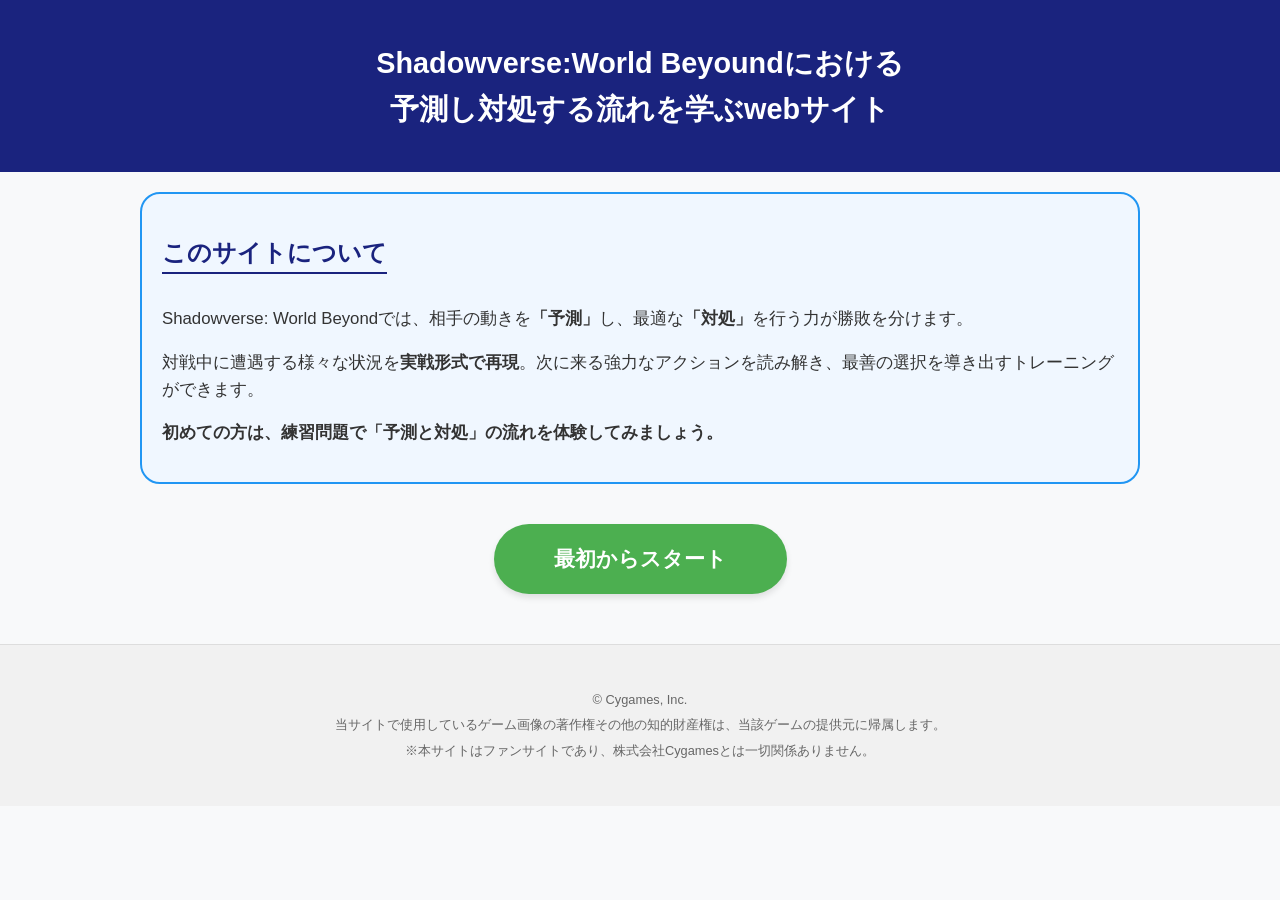
<file: index.html>
<!DOCTYPE html>
<html lang="ja">
<head>
    <meta charset="UTF-8">
    <meta name="viewport" content="width=device-width, initial-scale=1.0">
    <title>予測し対処する流れを学ぶwebサイト</title>
    <link rel="stylesheet" href="styles.css">
</head>

<body>
    <header>
        <h1>Shadowverse:World Beyoundにおける<br>予測し対処する流れを学ぶwebサイト</h1>
    </header>

    <section class="intro-section">
        <h2>このサイトについて</h2>
        <p>Shadowverse: World Beyondでは、相手の動きを<strong>「予測」</strong>し、最適な<strong>「対処」</strong>を行う力が勝敗を分けます。</p>
        <p>対戦中に遭遇する様々な状況を<strong>実戦形式で再現</strong>。次に来る強力なアクションを読み解き、最善の選択を導き出すトレーニングができます。</p>
        <p><strong>初めての方は、練習問題で「予測と対処」の流れを体験してみましょう。</strong></p>
    </section>

    <div class="button-container">
    <a href="tutorial.html" class="next-button secondary">最初からスタート</a>
    
    <div id="resume-area" style="display: none; margin-top: 20px;">
        <p style="color: #666; font-size: 0.9em; margin-bottom: 10px;">前回の続きがあります：</p>
        <a id="resume-button" href="#" class="next-button">続きから再開</a>
    </div>
</div>

    <script>
        // 1. 保存する関数
        function saveProgress(pageName) {
            localStorage.setItem('sv_progress', pageName);
        }

        // 2. ページを開いた時に保存データがあるか確認する
        window.onload = function() {
            const lastPage = localStorage.getItem('sv_progress');
            const resumeArea = document.getElementById('resume-area');
            const resumeButton = document.getElementById('resume-button');

            // データがあり、かつ要素が見つかれば表示する
            if (lastPage && resumeArea && resumeButton) {
                resumeArea.style.display = 'block';
                resumeButton.href = lastPage;
            }
        };
    </script>

    <footer style="text-align: center; padding: 40px 20px; font-size: 0.8em; color: #666; border-top: 1px solid #ddd; margin-top: 50px;">
        <p>© Cygames, Inc.</p>
        <p>当サイトで使用しているゲーム画像の著作権その他の知的財産権は、当該ゲームの提供元に帰属します。</p>
        <p>※本サイトはファンサイトであり、株式会社Cygamesとは一切関係ありません。</p>
    </footer>
</body>
</html>
</file>
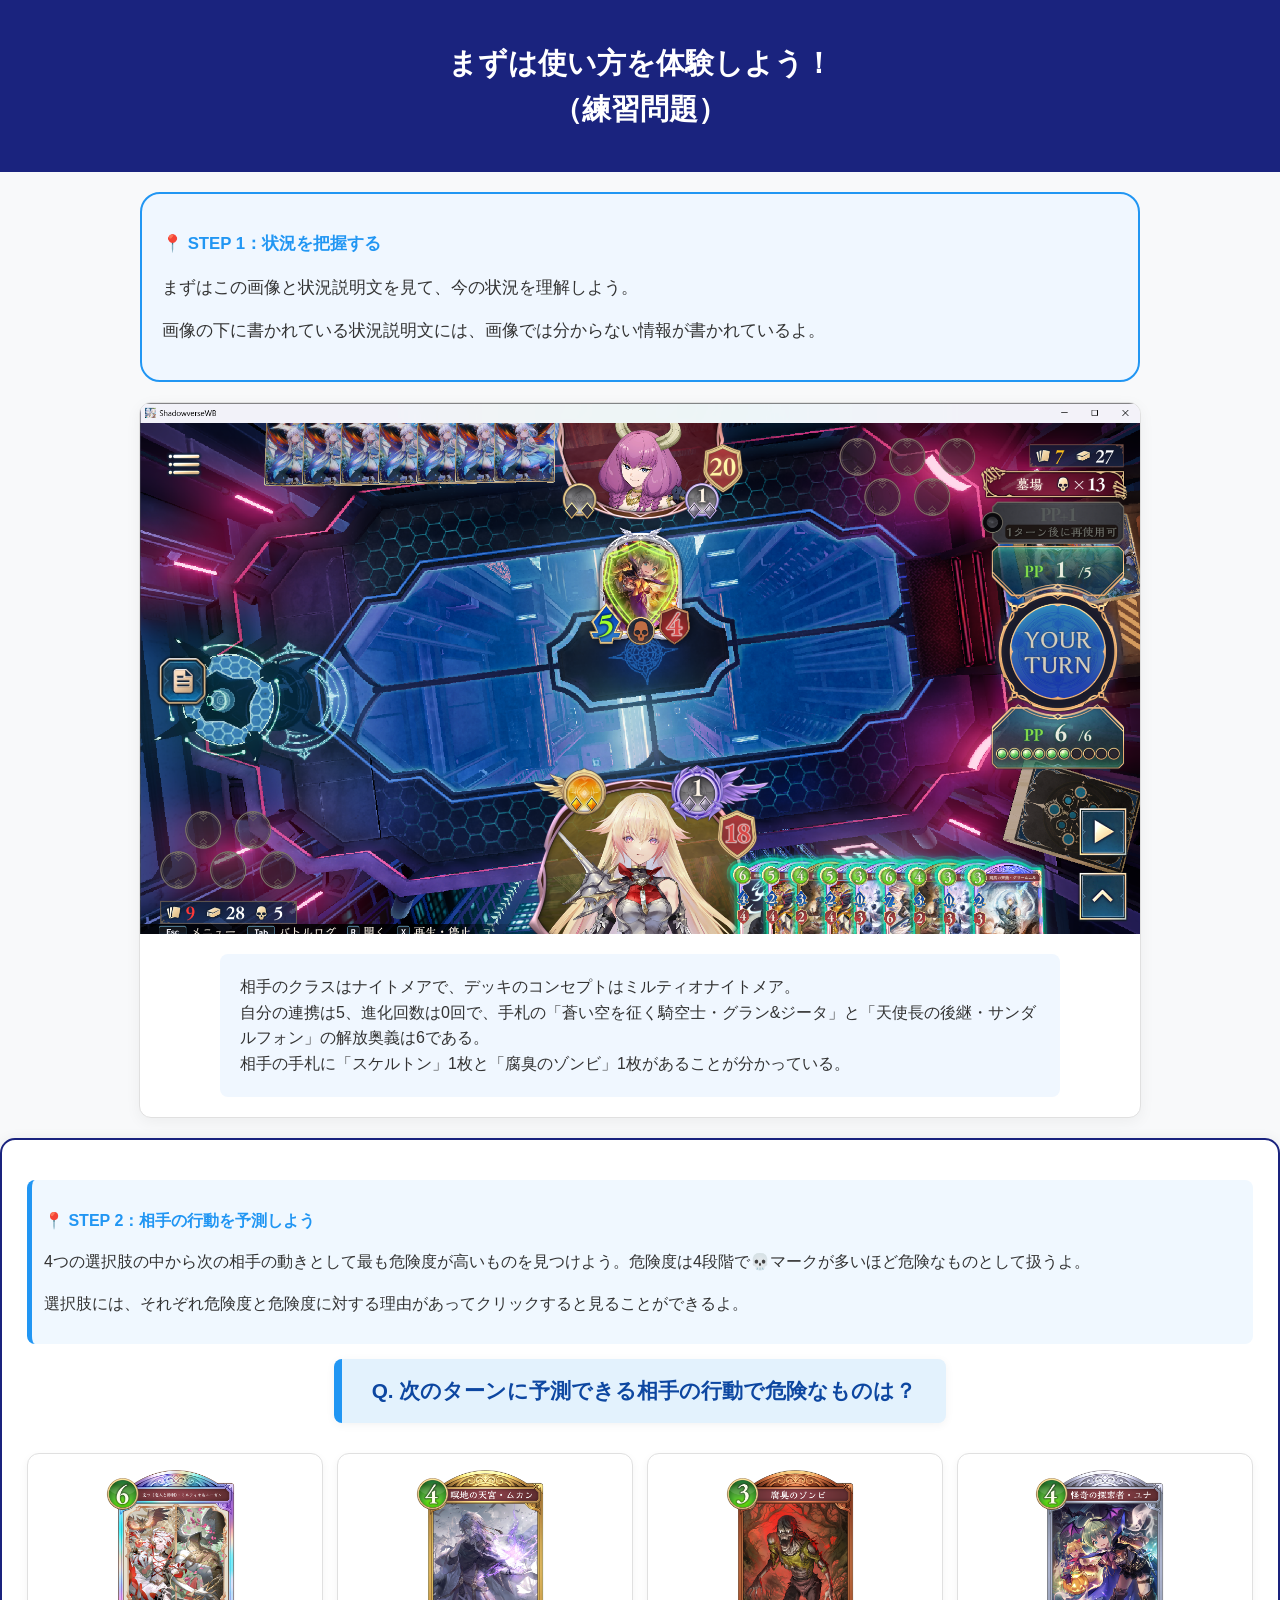
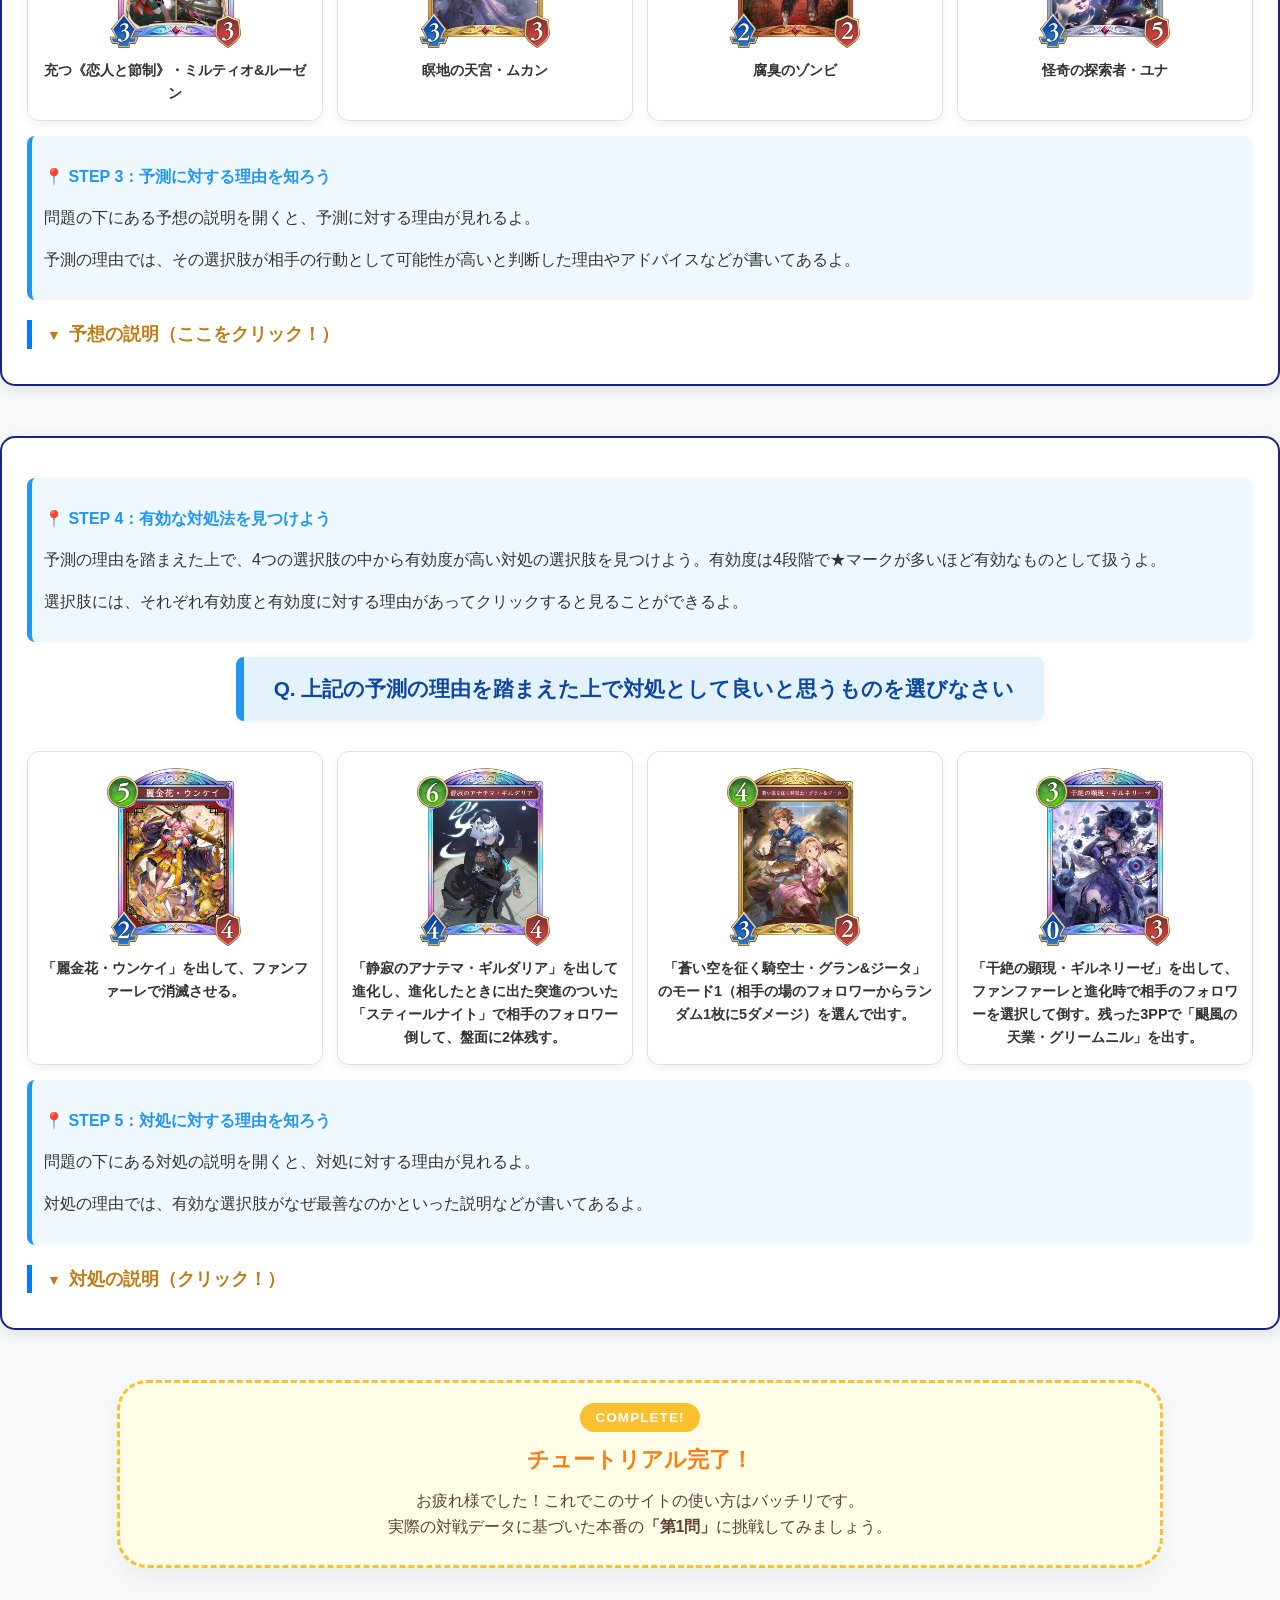
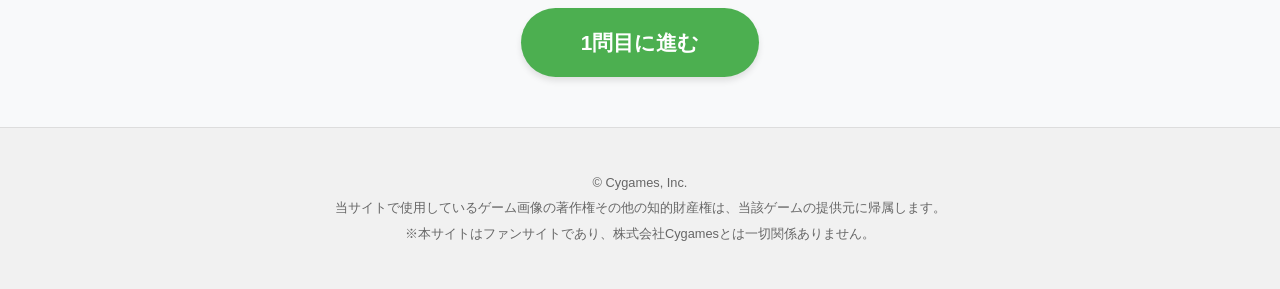
<file: tutorial.html>
<!DOCTYPE html>
<html lang="ja">
<head>
    <meta charset="UTF-8">
    <title>操作ガイド | Shadowverse予測学習</title>
    <link rel="stylesheet" href="styles.css">
</head>
<body>
    <header>
        <h1>まずは使い方を体験しよう！<br>（練習問題）</h1>
    </header>
    <div class="intro-section" style="border: 2px solid #2196f3;">
        <p style="color: #2196f3; font-weight: bold; margin-bottom: 5px;">📍 STEP 1：状況を把握する</p>
        <p>まずはこの画像と状況説明文を見て、今の状況を理解しよう。</p>
        <p> 画像の下に書かれている状況説明文には、画像では分からない情報が書かれているよ。</p>
    </div>

    <figure class="image-box">
        <img src="mondai/N-miruthio.png" alt="チュートリアル画像">
        <figcaption> 相手のクラスはナイトメアで、デッキのコンセプトはミルティオナイトメア。<br>
                     自分の連携は5、進化回数は0回で、手札の「蒼い空を征く騎空士・グラン&ジータ」と「天使長の後継・サンダルフォン」の解放奥義は6である。<br>
                     相手の手札に「スケルトン」1枚と「腐臭のゾンビ」1枚があることが分かっている。
        </figcaption>
    </figure>

    <div class="quiz-group">
        <div class="tutorial-guide">
            <p style="color: #2196f3; font-weight: bold; margin-bottom: 5px;">📍 STEP 2：相手の行動を予測しよう</p>
            <p>4つの選択肢の中から次の相手の動きとして最も危険度が高いものを見つけよう。危険度は4段階で💀マークが多いほど危険なものとして扱うよ。</p>
            <p>選択肢には、それぞれ危険度と危険度に対する理由があってクリックすると見ることができるよ。</p>
        </div>

        <div class="quiz-page">
            <div class="question-box">
                <h2>Q. 次のターンに予測できる相手の行動で危険なものは？</h2>
            </div>
        </div>

        <div class="quiz-container">
            <details class="choice-box" name="q1_tutorial">
                <summary>
                    <img src="cards/miruthio.png" class="choice-img">
                    <span class="choice-text">充つ《恋人と節制》・ミルティオ&ルーゼン</span>
                </summary>
                <div class="evaluation-content">
                    <div class="danger-level" data-level="4">危険度：<span>💀💀💀💀</span></div>
                    <p>このフォロワーが超進化すると、クレスト：（自分のフォロワーのファンファーレやエンハンスは働かないが、自分がフォロワーをプレイしたとき、それは進化する）を持つ。
                       更にこのフォロワーが進化したとき、場の他のフォロワーからランダム6枚を破壊するため、場を展開しても簡単にフォロワーを倒されてしまう。
                    </p>
                </div>
            </details>

            <details class="choice-box" name="q1_tutorial">
                <summary>
                    <img src="cards/mukann.png" class="choice-img">
                    <span class="choice-text">瞑地の天宮・ムカン</span>
                </summary>
                <div class="evaluation-content">
                    <div class="danger-level" data-level="2">危険度：<span>💀💀</span></div>
                    <p>このフォロワーは、ファンファーレのネクロマンス8で進化し、進化したとき「ゴースト」が出る。
                       それは必殺を持つので、「ゴースト」が必殺を持ち、2体盤面が取られる。 
                    </p>
                </div>
            </details>

            <details class="choice-box" name="q1_tutorial">
                <summary>
                    <img src="cards/fusyu-zonbi.png" class="choice-img">
                    <span class="choice-text">腐臭のゾンビ</span>
                </summary>
                <div class="evaluation-content">
                    <div class="danger-level" data-level="1">危険度：<span>💀</span></div>
                    <p>ラストワードでラストワードを失った「腐臭のゾンビ」が出てくるが、盤面は強くなく、相手の動きとしては弱い。
                    </p>
                </div>
            </details>

            <details class="choice-box" name="q1_tutorial">
                <summary>
                    <img src="cards/yuna.png" class="choice-img">
                    <span class="choice-text">怪奇の探索者・ユナ</span>
                </summary>
                <div class="evaluation-content">
                    <div class="danger-level" data-level="3">危険度：<span>💀💀💀</span></div>
                    <p>ラストワードで「ゴースト」と「バット」の2枚が手札に加わるうえに、スタッツが高く、守護も持っている。
                       更に、「充つ《恋人と節制》・ミルティオ&ルーゼン」のクレストが付与された後、どちらも進化し3点疾走と3ドレインとなり、ゲーム後半が不利になる。
                    </p>
                </div>
            </details>
        </div>

       <div class="tutorial-guide">
            <p style="color: #2196f3; font-weight: bold; margin-bottom: 5px;">📍 STEP 3：予測に対する理由を知ろう</p>
            <p>問題の下にある予想の説明を開くと、予測に対する理由が見れるよ。</p>
            <p>予測の理由では、その選択肢が相手の行動として可能性が高いと判断した理由やアドバイスなどが書いてあるよ。</p>
        </div>

        <details class="explanation-box">
            <summary class="simple-heading">予想の説明（ここをクリック！）</summary>
            <div class="explanation-text">
                <p>ミルティオナイトメアは「充つ《恋人と節制》・ミルティオ&ルーゼン」のクレストによる自動進化を活かしたデッキで、手札の疾走フォロワーで打点を作り攻めてくる。</p>
                <p>この状況では相手は後攻6ターン目でそのターンから超進化が使える為、「充つ《恋人と節制》・ミルティオ&ルーゼン」がプレイされる可能性が高い。</p>
                <p>「充つ《恋人と節制》・ミルティオ&ルーゼン」はファンファーレでリアニメイト2と4をし、進化したときに場の他のフォロワーからランダム6枚を破壊するため、リソースを温存して対応していくことが有効である。</p>
            </div>
        </details>
    </div>

    <div class="quiz-group">
        <div class="tutorial-guide">
            <p style="color: #2196f3; font-weight: bold; margin-bottom: 5px;">📍 STEP 4：有効な対処法を見つけよう</p>
            <p>予測の理由を踏まえた上で、4つの選択肢の中から有効度が高い対処の選択肢を見つけよう。有効度は4段階で★マークが多いほど有効なものとして扱うよ。</p>
            <p>選択肢には、それぞれ有効度と有効度に対する理由があってクリックすると見ることができるよ。</p>
        </div>

    <div class="quiz-page">
        <div class="question-box">
            <h2>Q. 上記の予測の理由を踏まえた上で対処として良いと思うものを選びなさい</h2>
        </div>
    </div>

    <div class="quiz-container">
        <details class="choice-box" name="q2_tutorial">
            <summary>
                <img src="cards/unnkei.png" class="choice-img">
                <span class="choice-text">「麗金花・ウンケイ」を出して、ファンファーレで消滅させる。</span>
            </summary>
           <div class="evaluation-content">
                <div class="effective-level" data-level="4">有効度：★★★★</div>
                <p>「充つ《恋人と節制》・ミルティオ&ルーゼン」はファンファーレでリアニメイト2と4をするため、相手の「怪奇の探索者・ユナ」を消滅させることでリアニメイトの対象を弱くさせることができる。
                    また、進化したときの効果で破壊されてしまうが、進化権や手札を無駄にせずに温存できる。
                </p>
            </div>
        </details>

        <details class="choice-box" name="q2_tutorial">
            <summary>
                <img src="cards/girudaria.png" class="choice-img">
                <span class="choice-text">「静寂のアナテマ・ギルダリア」を出して進化し、進化したときに出た突進のついた「スティールナイト」で相手のフォロワー倒して、盤面に2体残す。</span>
            </summary>
            <div class="evaluation-content">
                <div class="effective-level" data-level="2">有効度：★★</div>
                <p> 「静寂のアナテマ・ギルダリア」と「スティールナイト」がダメージを受けずに盤面に残って良い選択のように思えるが、「充つ《恋人と節制》・ミルティオ&ルーゼン」の進化したときの効果で簡単に破壊されてしまう。
                    「静寂のアナテマ・ギルダリア」は連携20を超えるとファンファーレで超進化するため、いざという時まで取っておきたいカードである。
                    基本的に進化して使うカードである為、進化権も使ってしまい、この場面で使うのは得策ではない。
                </p>
            </div>
        </details>

        <details class="choice-box" name="q2_tutorial">
            <summary>
                <img src="cards/guran&zi-ta.png" class="choice-img">
                <span class="choice-text">「蒼い空を征く騎空士・グラン&ジータ」のモード1（相手の場のフォロワーからランダム1枚に5ダメージ）を選んで出す。</span>
            </summary>
            <div class="evaluation-content">
                <div class="effective-level" data-level="3">有効度：★★★</div>
                <p>「蒼い空を征く騎空士・グラン&ジータ」のファンファーレで進化権を使わずにフォロワーを破壊することができる。
                    手札も1枚しか使わず、リソースを温存できている。
                </p>
            </div>
        </details>

        <details class="choice-box" name="q2_tutorial">
            <summary>
                <img src="cards/girune.png" class="choice-img">
                <span class="choice-text">「干絶の顕現・ギルネリーゼ」を出して、ファンファーレと進化時で相手のフォロワーを選択して倒す。残った3PPで「颶風の天業・グリームニル」を出す。</span>
            </summary>
            <div class="evaluation-content">
                <div class="effective-level" data-level="1">有効度：★</div>
                <p>このプレイでは、盤面を作り相手のフォロワーも取れた上に「颶風の天業・グリームニル」のクレストも付与でき,この選択肢が1番良いように思えるが実際は違う。
                   「干絶の顕現・ギルネリーゼ」はドレインを持っており、この対面では自動進化した疾走で削られたリーダーの体力を回復するために使いたい。
                   また、手札2枚を使って作った盤面も「充つ《恋人と節制》・ミルティオ&ルーゼン」の進化したときの効果で簡単に破壊されてしまう。
                </p>
            </div>
        </details>
    </div>

    <div class="tutorial-guide">
            <p style="color: #2196f3; font-weight: bold; margin-bottom: 5px;">📍 STEP 5：対処に対する理由を知ろう</p>
            <p>問題の下にある対処の説明を開くと、対処に対する理由が見れるよ。</p>
            <p>対処の理由では、有効な選択肢がなぜ最善なのかといった説明などが書いてあるよ。</p>
        </div>
    
    <details class="explanation-box">
        <summary class="simple-heading">対処の説明（クリック！）</summary>
        <div class="explanation-text">
            <P>「充つ《恋人と節制》・ミルティオ&ルーゼン」はファンファーレのリアニメイトで墓場から2体場に出してくるため、ラストワードで手札を増やす「怪奇の探索者・ユナ」を消滅させることは、相手のリソースとリアニメイトの対象を減らせて有利になる。</P>
            <p>また、進化したときに、場の他のフォロワーからランダム6枚を破壊するため、無駄な盤面展開はせず、返しに強い盤面を作ることが大切である。</p>
            <p>「干絶の顕現・ギルネリーゼ」は回復で、「静寂のアナテマ・ギルダリア」はその後の強い盤面展開で使いたいので温存して、このターンは最小限のリソースで凌ぐのがベストです。</p>
        </div>
    </details>
    </div>

<div class="tutorial-finish-box">
    <div class="finish-icon">COMPLETE!</div>
    <h2>チュートリアル完了！</h2>
    <p>お疲れ様でした！これでこのサイトの使い方はバッチリです。<br>
    実際の対戦データに基づいた本番の<strong>「第1問」</strong>に挑戦してみましょう。</p>
</div>

<div class="button-container">
    <a href="page1.html" class="next-button" onclick="saveProgress('page1.html')">1問目に進む</a>
</div>

<script>
    function saveProgress(pageName) {
        localStorage.setItem('sv_progress', pageName);
    }
</script>

<footer style="text-align: center; padding: 40px 20px; font-size: 0.8em; color: #666; border-top: 1px solid #ddd; margin-top: 50px;">
    <p>© Cygames, Inc.</p>
    <p>当サイトで使用しているゲーム画像の著作権その他の知的財産権は、当該ゲームの提供元に帰属します。</p>
    <p>※本サイトはファンサイトであり、株式会社Cygamesとは一切関係ありません。</p>
</footer>
</file>
<file: styles.css>
body {
    font-family: "Helvetica Neue", Arial, "Hiragino Kaku Gothic ProN", "Hiragino Sans", sans-serif;
    /* 行の間隔を1.6倍にして、文章を読みやすくする */
    line-height: 1.6;
    color: #333;
    /* 画面の端にある余計な隙間をなくす */
    margin: 0;
    padding: 0;
    background-color: #f8f9fa;
}
header {
    background-color: #1a237e;
    color: white;
    /* 上下に40px、左右に20pxの空間を作って看板を大きく見せる */
    padding: 40px 20px;
    /* 文字を中央に寄せる */
    text-align: center;
}
h1 {
    margin: 0;
    font-size: 1.8em;
}
.intro-section {
    width: 95%;
    max-width: 1000px;
    margin: 20px auto;      /* 中央寄せ */
    padding: 20px;          /* 内側の余白をたっぷり取る */
    /* 角を丸くする設定 */
    border: 2px solid #2196f3;
    border-radius: 20px;    /* ここで丸みを調整 */
    /* 背景を明るくする */
    background-color: #f0f7ff; /* 非常に薄い青 */
    /* 文字の読みやすさ */
    line-height: 1.6;
    color: #333;
    box-sizing: border-box; /* 枠線を含めて幅を計算 */
}
.intro-section h2 {
    /* 箱の中の見出しをヘッダーと同じ濃い青色にする */
    color: #1a237e;
    /* 下側に2pxの線を引いて強調する */
    border-bottom: 2px solid #1a237e;
    /* 線の長さを文字の長さ分だけにする設定 */
    display: inline-block;
    /* 線と下の文章との間に15pxの隙間を作る */
    margin-bottom: 15px;
}
.intro-section p {
    font-size: 1.05em;
    margin-bottom: 15px;
}
.button-container {
    text-align: center;
    /* 前後のコンテンツ（文章など）との間に40pxの隙間を作る */
    margin: 40px 0;
}
.next-button {
    display: inline-block;
    padding: 18px 60px;
    background-color: #4CAF50;
    color: white;
    text-decoration: none;
    font-size: 1.3em;
    font-weight: bold;
    border-radius: 50px;
    transition: 0.3s;
    box-shadow: 0 4px 6px rgba(0,0,0,0.1);
}
.next-button:hover {
            background-color: #45a049;
            transform: translateY(-3px);
            box-shadow: 0 8px 15px rgba(0,0,0,0.2);
}
#resume-button {
    background: linear-gradient(135deg, #2196f3, #1976d2);
    color: white;
    box-shadow: 0 4px 15px rgba(33, 150, 243, 0.4);
    border: none;
}
#resume-button:hover {
    background: linear-gradient(135deg, #42a5f5, #1e88e5);
    transform: translateY(-3px); /* 少し浮き上がる演出 */
    box-shadow: 0 6px 20px rgba(33, 150, 243, 0.6);
}
/* 画像を背景にしたボタンのデザイン */
.image-bg-button {
    display: inline-block;
    width: 300px;         /* ボタンの横幅 */
    height: 80px;         /* ボタンの高さ */
    line-height: 80px;    /* 文字を上下中央に配置 */
    text-align: center;   /* 文字を左右中央に配置 */
    /* 背景画像の設定 */
    background-image: url('mondai/inposter.png'); 
    background-size: cover;    /* 画像を隙間なく敷き詰める */
    background-position: center; /* 画像の中央を表示 */
    color: white;              /* 文字の色 */
    font-size: 1.2em;
    font-weight: bold;
    text-decoration: none;     /* 下線を消す */
    text-shadow: 2px 2px 4px rgba(0,0,0,0.6); /* 画像の上でも文字を読みやすくする影 */
    border-radius: 10px;       /* 角を少し丸くする */
    overflow: hidden;          /* はみ出た画像をカット */
    transition: 0.3s;          /* 動きを滑らかに */
}
/* マウスを乗せた時の演出 */
.image-bg-button:hover {
    transform: scale(1.05);    /* 少し大きくする */
    filter: brightness(1.1);   /* 少し明るくして「押せる感」を出す */
}

/* 左寄せにしたい時に使う名前（クラス） */
.align-left {
    text-align: left !important;
    padding-left: 5%; /* 画面の端すぎないように少し隙間を作る */
}

.image-box {
    width: 95%;            /* 画面の95%の幅にする（左右に少し余白） */
    max-width: 1000px;     /* 大きな画面でもこれ以上は広がらないように制限 */
    margin: 20px auto;     /* 「auto」で中央寄せにする */
    background-color: #ffffff;
    border: 1px solid #e0e0e0; /* 薄い枠線で囲むときれいに見えます */
    border-radius: 12px;   /* 角を丸くすると柔らかい印象になります */
    overflow: hidden;      /* 角の丸みに合わせて画像をカットする */
    box-shadow: 0 4px 15px rgba(0,0,0,0.05); /* ほんのり影をつけて浮かせる */
}

.image-box img {
    width: 100%;       /* 画像自体の幅も100%にする */
    height: auto;      /* 高さは自動調整 */
    display: block;    /* 下の隙間を消す */
}

.image-box figcaption {
    width: 90%;        /* 文字は読みやすいように少し内側に寄せる */
    max-width: 800px;  /* 文字が長くなりすぎないように制限 */
    margin: 20px auto; /* 中央寄せ */
    background-color: #f0f7ff; 
    padding: 20px;
    border-radius: 8px;
}
.quiz-container {
    display: flex;
    flex-wrap: nowrap;      /* ←これが原因です：1行に絶対収める設定 */
    justify-content: space-between;
    gap: 10px;
    width: 100%;
    margin-top: 20px;
}

.choice-box {
    width: 24% !important;
    background-color: #ffffff;
    border: 1px solid #e0e0e0;
    border-radius: 12px;
    display: flex;
    flex-direction: column;
    overflow: hidden;
    box-shadow: 0 4px 10px rgba(0,0,0,0.05);
    /* 縦に伸びすぎないよう、画像の高さに合わせて調整 */
    min-height: auto !important; 
}

.choice-img {
    width: 100%;      
    height: auto;      
    max-height: 180px; 
    object-fit: contain; 
    margin-bottom: 10px; 
    border-radius: 5px;  
}

/* 2. カード全体のパディング（内側の余白）を最小化 */
.choice-box summary {
    padding: 15px 10px;
    text-align: center;
    cursor: pointer;
    font-weight: bold;
    list-style: none;
    font-size: 0.9em;
    display: flex;
    flex-direction: column;
    align-items: center;
    flex-grow: 1;           
    justify-content: center;
}
.choice-text {
    flex-grow: 1;          /* 文字部分が伸びて高さを揃える */
    display: flex;
    align-items: center;   /* 文字を上下中央に */
}
  /* マウスを乗せた時 */
  .choice-box summary:hover {
    background: #c7c5cc;
  }
 /* 3. 選択時の青背景デザイン（画像4, 5の再現） */
.choice-box[open] {
    border: 2px solid #007bff !important;
}

.choice-box[open] summary {
    background-color: #007bff !important; /* 画像の青い部分 */
    color: white !important;
    padding-bottom: 10px !important;
}
/* 5. カード内解説エリア：画像4のような「危険度」等の詰まり具合 */
.evaluation-content {
    padding: 8px !important; /* 全体の余白をギュッと絞る */
    background: #ffffff;
}

.evaluation-content p {
    font-size: 0.8em !important; /* カード内は少し小さめ */
    line-height: 1.3 !important;
    margin: 4px 0 !important;
}
/* Q1やQ2を一つのまとまりにする囲み */
.quiz-group {
    background-color: #ffffff; /* 箱の中を白にする */
    border: 2px solid #1a237e; /* シャドバらしい濃い青の枠線 */
    border-radius: 15px;      /* 角を丸くする */
    padding: 25px;            /* 内側にゆとりを持たせる */
    margin-bottom: 50px;      /* Q1とQ2の間の距離 */
    box-shadow: 0 4px 15px rgba(0,0,0,0.1); /* 影をつけて立体的に */
}
/* --- 1. 問題文 (Question Box) の再現 --- */
.question-box {
    background-color: #e3f2fd; /* 薄い青 */
    color: #0d47a1;            /* 濃い青 */
    padding: 15px 30px;
    border-radius: 8px;
    border-left: 8px solid #2196f3; /* 左側のアクセント線 */
    
    width: fit-content;         /* 中身に合わせる */
    margin: 0 auto 30px auto;   /* 中央寄せ */
    text-align: center;
    box-shadow: 0 2px 10px rgba(0,0,0,0.05);
}

.question-box h2 {
    margin: 0;
    font-size: 1.3em;
    font-weight: bold;
}
  /* 画像のエリア */
  .main-image {
    width: 100%;
    display: block;
    border: 2px solid #e3f2fd; /* 問題文と同じ色の枠線 */
    border-radius: 0 0 12px 12px; /* 下側だけ丸くする */
    box-sizing: border-box;
  }

.simple-heading {
    border-left: 5px solid #007bff;
    padding-left: 15px;
    font-size: 1.1em;
    font-weight: bold;
    color: #c27b12;
    margin: 20px 0 10px 0;
    cursor: pointer;    /* マウスを乗せると指マークになる */
    list-style: none;   /* 左側の三角矢印を消す */
}
/* iPhoneなどのブラウザでも三角矢印を消す設定 */
.simple-heading::-webkit-details-marker {
    display: none;
}
.simple-heading::before {
    content: "▼"; /* 逆三角形を表示 */
    font-size: 0.8em;
    margin-right: 8px; /* 文字との隙間 */
    color: #c27b12; /* 矢印の色（青） */
    transition: transform 0.3s; /* 動きを滑らかにする */
}
/* 解説文の中身のデザイン */
.explanation-text {
    padding: 20px;
    margin: 10px 0 20px 15px;
    /* 背景色：非常に薄い青（目に優しい色） */
    background-color: #f0f7ff; 
    /* 枠線：少し濃い青で「囲い」を作る */
    border: 1px solid #b3d7ff;
    /* 角を少し丸くする */
    border-radius: 8px;
    /* 文字の色と間隔 */
    color: #003366;
    line-height: 1.8;
}
/* おまけ：マウスを乗せた時に少し明るくして「押せる感」を出す */
.simple-heading:hover {
    opacity: 0.8;
}

footer {
    background-color: #f1f1f1;
    margin-top: 60px;
}
footer p {
    margin: 5px 0;
}
/* 隙間をあけるための調整 */
.spacer {
    height: 30px;
}
/* 危険度ラベルの基本スタイル */
.danger-level {
    display: inline-block;
    padding: 4px 12px;
    border-radius: 20px;
    font-weight: bold;
    font-size: 0.9em;
    margin-bottom: 10px;
    background-color: #eee;
}
.danger-level[data-level="4"] {
    background-color: #ff4d4d; color: white; 
}
.danger-level[data-level="3"] {
    background-color: #ffa500; color: white; 
} /* 高い：赤 */
.danger-level[data-level="2"] {
    background-color: #fff3e0; color: #ef6c00;  
} /* 警戒：オレンジ */
.danger-level[data-level="1"] {
    background-color: #e8f5e9; color: #2e7d32; 
} /* 低い：緑 */

.danger-level span {
    letter-spacing: 2px;
}

/* --- Q2 有効度スタイル --- */
.effective-level {
    display: inline-block;
    padding: 6px 12px;
    border-radius: 6px;
    font-weight: bold;
    margin-bottom: 10px;
}
.effective-level[data-level="4"] {
     background: #e3f2fd; color: #0d47a1; border: 2px solid #0d47a1; 
} /* 最高：濃い青 */
.effective-level[data-level="3"] {
     background: #e1f5fe; color: #0288d1; border: 1px solid #0288d1; 
} /* 有効：青 */
.effective-level[data-level="2"] {
     background: #f3e5f5; color: #7b1fa2; border: 1px solid #7b1fa2;
} /* 普通：紫 */
.effective-level[data-level="1"] { 
     background: #f5f5f5; color: #616161; border: 1px solid #bdbdbd; 
} /* 微妙：グレー */

/* ガイドページ専用のテキスト装飾 */
.guide-content h3 {
    margin-top: 30px;
    color: #1a237e;
    font-size: 1.2em;
    border-bottom: 1px solid #dee2e6;
    padding-bottom: 5px;
}

.guide-content p {
    margin-bottom: 15px;
    line-height: 1.8;
}

/* チュートリアル用の青いガイド枠を強調 */
.tutorial-guide {
    background-color: #f0f8ff;
    padding: 15px;
    border-radius: 8px;
    margin: 20px 0;
    border-left: 5px solid #2196f3;
}
/* チュートリアル完了ボックス */
.tutorial-finish-box {
    width: 95%;
    max-width: 1000px;
    margin: 40px auto;
    padding: 40px 20px; /* 上下の余白を広げてゆとりを持たせる */
    background-color: #fffde7; 
    border: 3px dashed #fbc02d; 
    border-radius: 30px;        
    text-align: center;
    box-shadow: 0 10px 25px rgba(0,0,0,0.05);
}

.tutorial-finish-box h2 {
    color: #f57f17;
    margin-bottom: 15px;
    font-size: 1.6em;
}

.tutorial-finish-box p {
    font-size: 1.1em;
    line-height: 1.8;
    color: #5d4037;
}

.finish-icon {
    display: inline-block;
    background-color: #fbc02d;
    color: white;
    padding: 6px 20px;
    border-radius: 50px;
    font-weight: bold;
    font-size: 0.9em;
    margin-bottom: 15px;
    letter-spacing: 1px;
}

/* --- チュートリアル完了ボックス（復活） --- */
.tutorial-finish-box {
    width: 95%;
    max-width: 1000px;
    margin: 40px auto;
    padding: 20px 20px; /* 少し高さを抑えてスリムに */
    background-color: #fffde7; 
    border: 3px dashed #fbc02d; /* 黄色の破線 */
    border-radius: 30px;        
    text-align: center;
    box-shadow: 0 10px 25px rgba(0,0,0,0.05);
}

.finish-icon {
    display: inline-block;
    background-color: #fbc02d;
    color: white;
    padding: 4px 15px;
    border-radius: 50px;
    font-weight: bold;
    font-size: 0.85em;
    margin-bottom: 10px;
    letter-spacing: 1px;
}

.tutorial-finish-box h2 {
    color: #f57f17;
    margin: 0 0 10px 0 !important;
    font-size: 1.4em;
}

.tutorial-finish-box p {
    font-size: 1.0em;
    line-height: 1.6;
    color: #5d4037;
    margin: 5px 0;
}

/* --- ガイドページ用の装飾（復活） --- */
.tutorial-guide {
    background-color: #f0f8ff;
    padding: 12px;
    border-radius: 8px;
    margin: 15px 0;
    border-left: 5px solid #2196f3;
}

.guide-content h3 {
    margin-top: 20px;
    color: #1a237e;
    font-size: 1.1em;
    border-bottom: 1px solid #dee2e6;
    padding-bottom: 5px;
}
</file>
